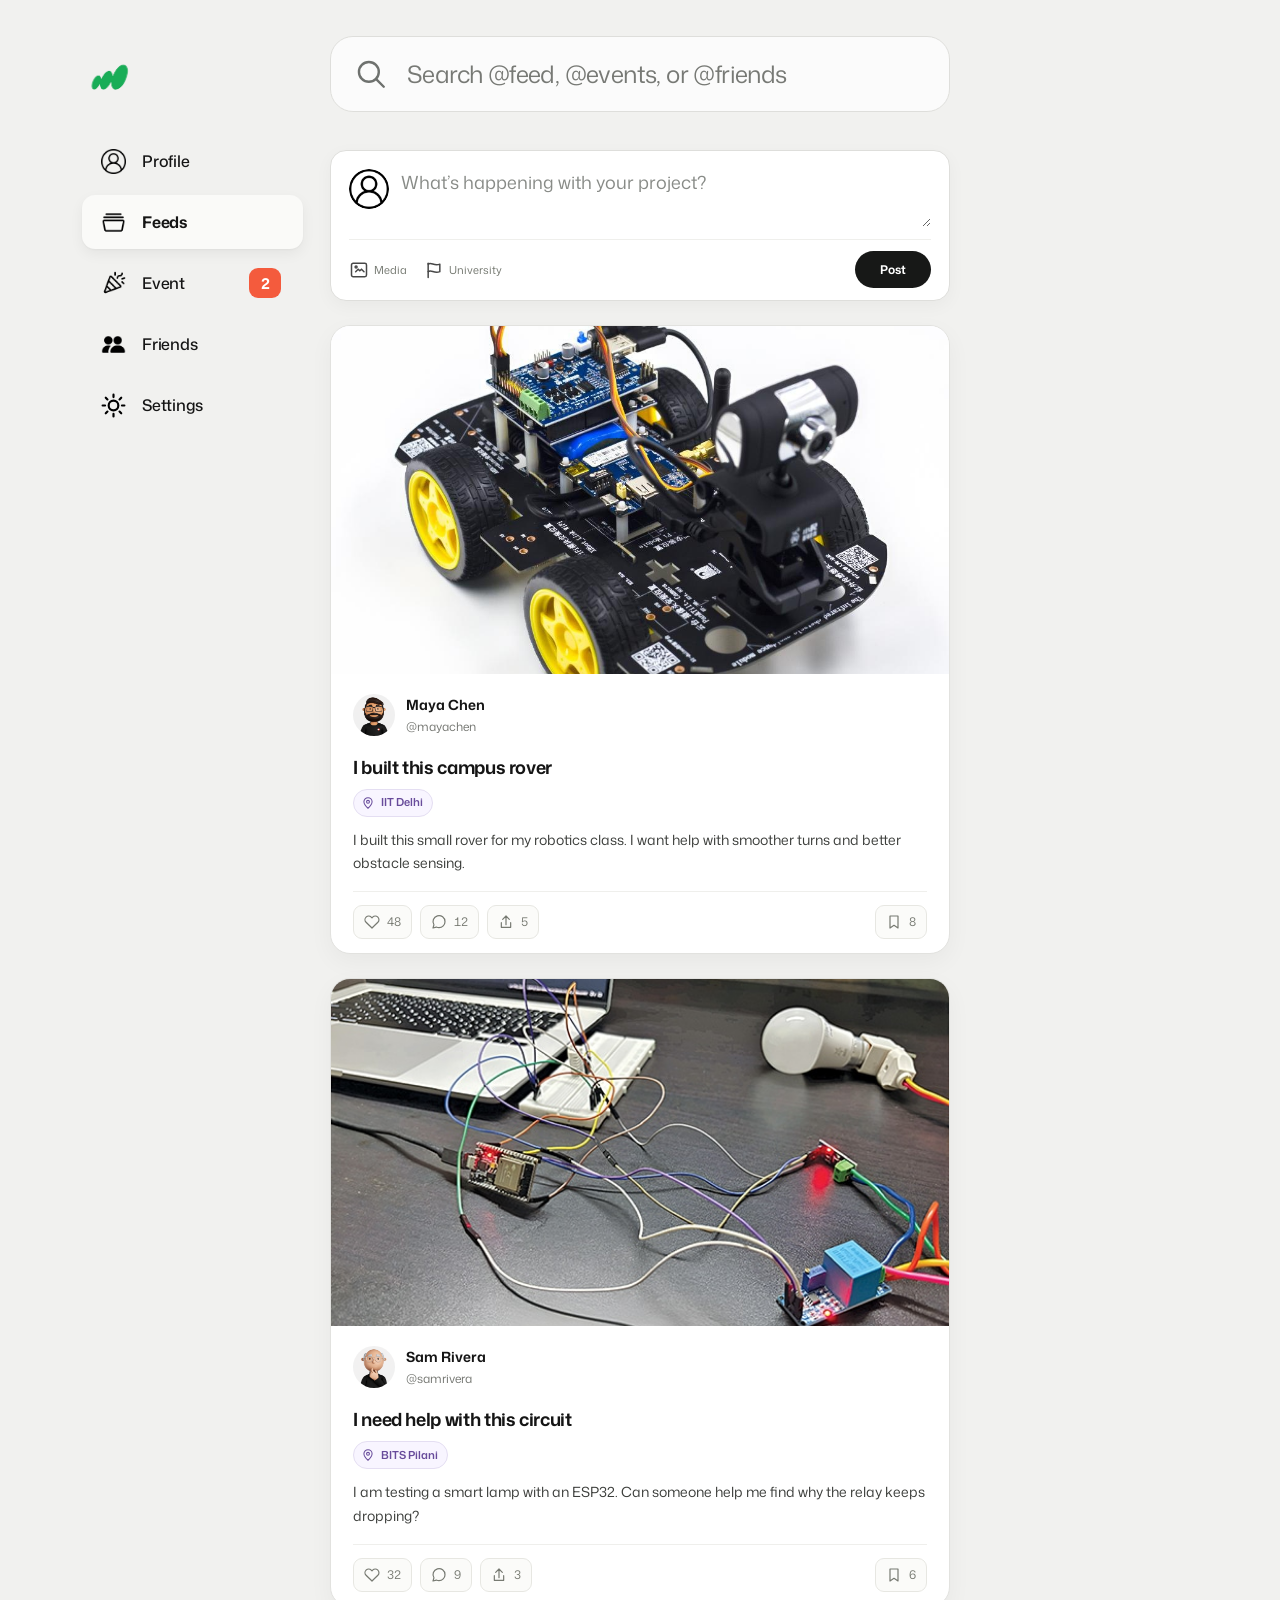
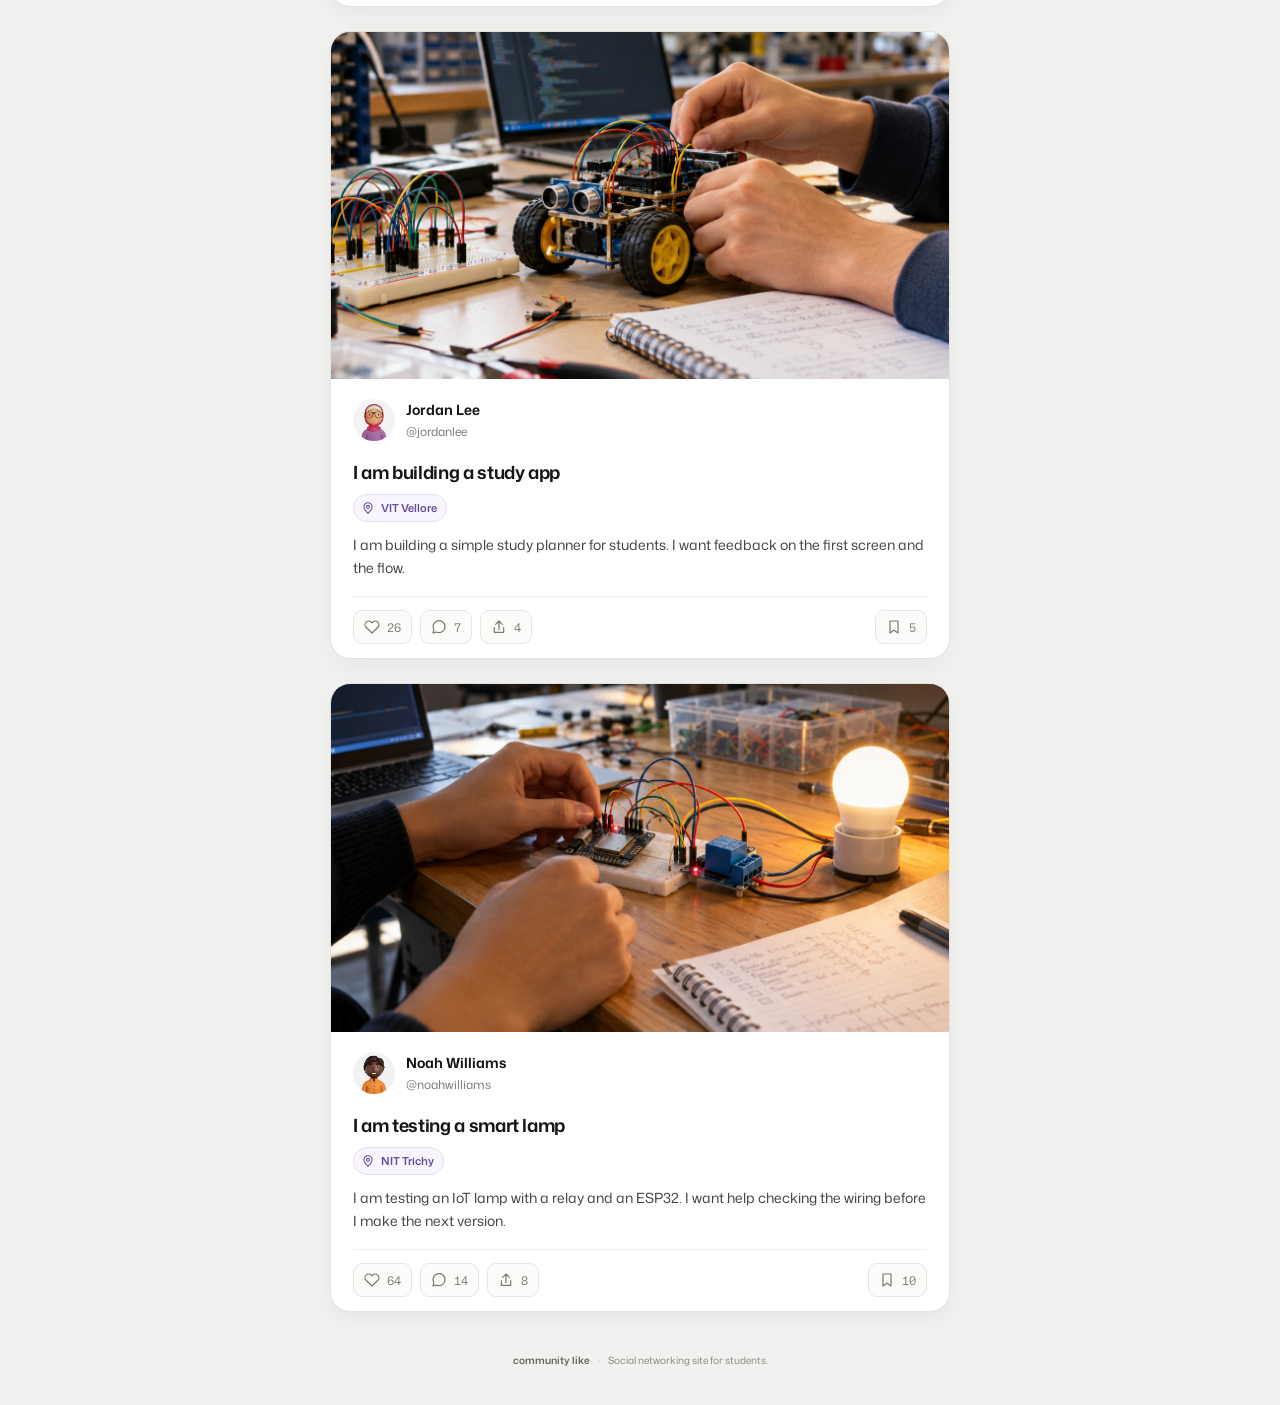
<file: index.html>
<!doctype html>
<html lang="en">
  <head>
    <meta charset="UTF-8">
    <meta name="viewport" content="width=device-width, initial-scale=1">
    <title>community like · Feeds</title>
    <link rel="preconnect" href="https://fonts.googleapis.com">
    <link rel="preconnect" href="https://fonts.gstatic.com" crossorigin>
    <link href="https://fonts.googleapis.com/css2?family=Handlee&family=Instrument+Serif:ital@0;1&family=Mona+Sans:ital,wght@0,200..900;1,200..900&family=Shadows+Into+Light&family=Share+Tech+Mono&display=swap" rel="stylesheet">
    <link rel="stylesheet" href="styles.css">
  </head>
  <body>
    <svg class="svg-library" xmlns="http://www.w3.org/2000/svg">
      <defs>
        <symbol id="heart" viewBox="0 0 24 24">
          <path d="M20.8 4.6a5.5 5.5 0 0 0-7.8 0L12 5.7l-1.1-1.1a5.5 5.5 0 0 0-7.8 7.8L12 21l8.8-8.6a5.5 5.5 0 0 0 0-7.8Z"/>
        </symbol>
        <symbol id="comment" viewBox="0 0 24 24">
          <path d="M21 11.5a9 9 0 0 1-9 9 10 10 0 0 1-4-.9L3 21l1.4-4.8A9 9 0 1 1 21 11.5Z"/>
        </symbol>
        <symbol id="share" viewBox="0 0 24 24">
          <path d="M12 16V3m-5 5 5-5 5 5M5 13v7h14v-7"/>
        </symbol>
        <symbol id="bookmark" viewBox="0 0 24 24">
          <path d="M6 3h12v18l-6-4-6 4Z"/>
        </symbol>
        <symbol id="pin" viewBox="0 0 24 24">
          <path d="M19 10c0 5-7 11-7 11S5 15 5 10a7 7 0 1 1 14 0Z"/>
          <circle cx="12" cy="10" r="2.5"/>
        </symbol>
        <symbol id="search" viewBox="0 0 24 24">
          <circle cx="10.5" cy="10.5" r="7"/>
          <path d="m16 16 5 5"/>
        </symbol>
      </defs>
    </svg>
    <div class="workspace">
      <aside class="sidebar" aria-label="Community navigation">
        <a class="brand" href="index.html" aria-label="community like home">
          <img src="assets/logo.png" alt="community like" class="brand-logo">
        </a>
        <nav class="navigation">
          <a class="nav-link" href="profile.html">
            <span class="nav-icon">
              <img src="assets/profile.png" alt="">
            </span>
            <span class="nav-label">Profile</span>
          </a>
          <a class="nav-link active" href="index.html" aria-current="page">
            <span class="nav-icon">
              <img src="assets/feeds.png" alt="">
            </span>
            <span class="nav-label">Feeds</span>
          </a>
          <a class="nav-link" href="event.html">
            <span class="nav-icon">
              <img src="assets/event.png" alt="">
            </span>
            <span class="nav-label">Event</span>
            <span class="count-badge">2</span>
          </a>
          <a class="nav-link" href="friends.html">
            <span class="nav-icon">
              <img src="assets/friends.png" alt="">
            </span>
            <span class="nav-label">Friends</span>
          </a>
          <a class="nav-link" href="settings.html"><span class="nav-icon"><img src="assets/settings.svg" alt=""></span><span class="nav-label">Settings</span></a>
        </nav>
      </aside>
      <main class="main-content">
        <form class="search-bar" role="search">
          <label class="sr-only" for="site-search">Search</label>
          <svg class="search-icon" aria-hidden="true">
            <use href="#search"/>
          </svg>
          <input id="site-search" type="search" placeholder="Search" autocomplete="off">
        </form>
        <section class="feed" aria-label="Posts">
          <div class="post-list">
            <article class="post-card">
              <figure class="post-media">
                <img src="assets/dummy-post-01.png" alt="A leafy tree canopy against a clear blue sky">
              </figure>
              <div class="post-details">
                <header class="post-header">
                  <img class="post-avatar" src="assets/dummy-profile-01.png" alt="Maya Chen's profile picture">
                  <div class="post-author">
                    <strong>Maya Chen</strong>
                    <span>@mayachen · 24 min</span>
                  </div>
                  <button class="more-button" type="button" aria-label="More options for Maya Chen's post">•••</button>
                </header>
                <h2 class="post-title">A quieter kind of morning</h2>
                <p class="post-location">
                  <svg aria-hidden="true">
                    <use href="#pin"/>
                  </svg>
                  Riverside Park, NYC
                </p>
                <p class="post-copy">There is something about looking up that makes a busy day feel a little quieter.</p>
                <footer class="post-footer">
                  <button class="post-action like-button" type="button" aria-label="Like post" aria-pressed="false">
                    <svg aria-hidden="true">
                      <use href="#heart"/>
                    </svg>
                    <span class="like-count">48</span>
                  </button>
                  <button class="post-action " type="button" aria-label="12 comments">
                    <svg aria-hidden="true">
                      <use href="#comment"/>
                    </svg>
                    <span>12</span>
                  </button>
                  <button class="post-action " type="button" aria-label="Share post">
                    <svg aria-hidden="true">
                      <use href="#share"/>
                    </svg>
                    <span>Share</span>
                  </button>
                  <button class="post-action save-action" type="button" aria-label="Save post" aria-pressed="false">
                    <svg aria-hidden="true">
                      <use href="#bookmark"/>
                    </svg>
                  </button>
                </footer>
              </div>
            </article>
            <article class="post-card">
              <figure class="post-media">
                <img src="assets/dummy-post-02.png" alt="An abstract photograph of trees and sky blurred by motion" loading="lazy">
              </figure>
              <div class="post-details">
                <header class="post-header">
                  <img class="post-avatar" src="assets/dummy-profile-02.png" alt="Sam Rivera's profile picture">
                  <div class="post-author">
                    <strong>Sam Rivera</strong>
                    <span>@samrivera · 1 hr</span>
                  </div>
                  <button class="more-button" type="button" aria-label="More options for Sam Rivera's post">•••</button>
                </header>
                <h2 class="post-title">The world in motion</h2>
                <p class="post-location">
                  <svg aria-hidden="true">
                    <use href="#pin"/>
                  </svg>
                  Outdoors
                </p>
                <p class="post-copy">A little blur from the afternoon walk.</p>
                <footer class="post-footer">
                  <button class="post-action like-button" type="button" aria-label="Like post" aria-pressed="false">
                    <svg aria-hidden="true">
                      <use href="#heart"/>
                    </svg>
                    <span class="like-count">32</span>
                  </button>
                  <button class="post-action " type="button" aria-label="6 comments">
                    <svg aria-hidden="true">
                      <use href="#comment"/>
                    </svg>
                    <span>6</span>
                  </button>
                  <button class="post-action " type="button" aria-label="Share post">
                    <svg aria-hidden="true">
                      <use href="#share"/>
                    </svg>
                    <span>Share</span>
                  </button>
                  <button class="post-action save-action" type="button" aria-label="Save post" aria-pressed="false">
                    <svg aria-hidden="true">
                      <use href="#bookmark"/>
                    </svg>
                  </button>
                </footer>
              </div>
            </article>
            <article class="post-card">
              <figure class="post-media">
                <img src="assets/dummy-post-03.png" alt="Soft layers of foliage in a blurred woodland photograph" loading="lazy">
              </figure>
              <div class="post-details">
                <header class="post-header">
                  <img class="post-avatar" src="assets/dummy-profile-03.png" alt="Jordan Lee's profile picture">
                  <div class="post-author">
                    <strong>Jordan Lee</strong>
                    <span>@jordanlee · 2 hr</span>
                  </div>
                  <button class="more-button" type="button" aria-label="More options for Jordan Lee's post">•••</button>
                </header>
                <h2 class="post-title">Between the trees</h2>
                <p class="post-location">
                  <svg aria-hidden="true">
                    <use href="#pin"/>
                  </svg>
                  Outdoors
                </p>
                <p class="post-copy">Finding a different perspective in familiar places.</p>
                <footer class="post-footer">
                  <button class="post-action like-button" type="button" aria-label="Like post" aria-pressed="false">
                    <svg aria-hidden="true">
                      <use href="#heart"/>
                    </svg>
                    <span class="like-count">26</span>
                  </button>
                  <button class="post-action " type="button" aria-label="4 comments">
                    <svg aria-hidden="true">
                      <use href="#comment"/>
                    </svg>
                    <span>4</span>
                  </button>
                  <button class="post-action " type="button" aria-label="Share post">
                    <svg aria-hidden="true">
                      <use href="#share"/>
                    </svg>
                    <span>Share</span>
                  </button>
                  <button class="post-action save-action" type="button" aria-label="Save post" aria-pressed="false">
                    <svg aria-hidden="true">
                      <use href="#bookmark"/>
                    </svg>
                  </button>
                </footer>
              </div>
            </article>
            <article class="post-card">
              <figure class="post-media">
                <img src="assets/dummy-post-04.png" alt="Trees and open countryside photographed in motion" loading="lazy">
              </figure>
              <div class="post-details">
                <header class="post-header">
                  <img class="post-avatar" src="assets/dummy-profile-04.png" alt="Noah Williams's profile picture">
                  <div class="post-author">
                    <strong>Noah Williams</strong>
                    <span>@noahwilliams · 3 hr</span>
                  </div>
                  <button class="more-button" type="button" aria-label="More options for Noah Williams's post">•••</button>
                </header>
                <h2 class="post-title">Taking the long way home</h2>
                <p class="post-location">
                  <svg aria-hidden="true">
                    <use href="#pin"/>
                  </svg>
                  Outdoors
                </p>
                <p class="post-copy">A glimpse of the countryside passing by.</p>
                <footer class="post-footer">
                  <button class="post-action like-button" type="button" aria-label="Like post" aria-pressed="false">
                    <svg aria-hidden="true">
                      <use href="#heart"/>
                    </svg>
                    <span class="like-count">64</span>
                  </button>
                  <button class="post-action " type="button" aria-label="9 comments">
                    <svg aria-hidden="true">
                      <use href="#comment"/>
                    </svg>
                    <span>9</span>
                  </button>
                  <button class="post-action " type="button" aria-label="Share post">
                    <svg aria-hidden="true">
                      <use href="#share"/>
                    </svg>
                    <span>Share</span>
                  </button>
                  <button class="post-action save-action" type="button" aria-label="Save post" aria-pressed="false">
                    <svg aria-hidden="true">
                      <use href="#bookmark"/>
                    </svg>
                  </button>
                </footer>
              </div>
            </article>
          </div>
        </section>
        <footer class="site-footer">
          <span>community like</span>
          <span class="footer-dot" aria-hidden="true">·</span>
          <span>Social networking site for students.</span>
        </footer>
      </main>
    </div>
    <script src="auth.js?v=8"></script>
    <script src="data.js?v=3"></script>
    <script src="app.js?v=3">
    </script>
  </body>
</html>
</file>
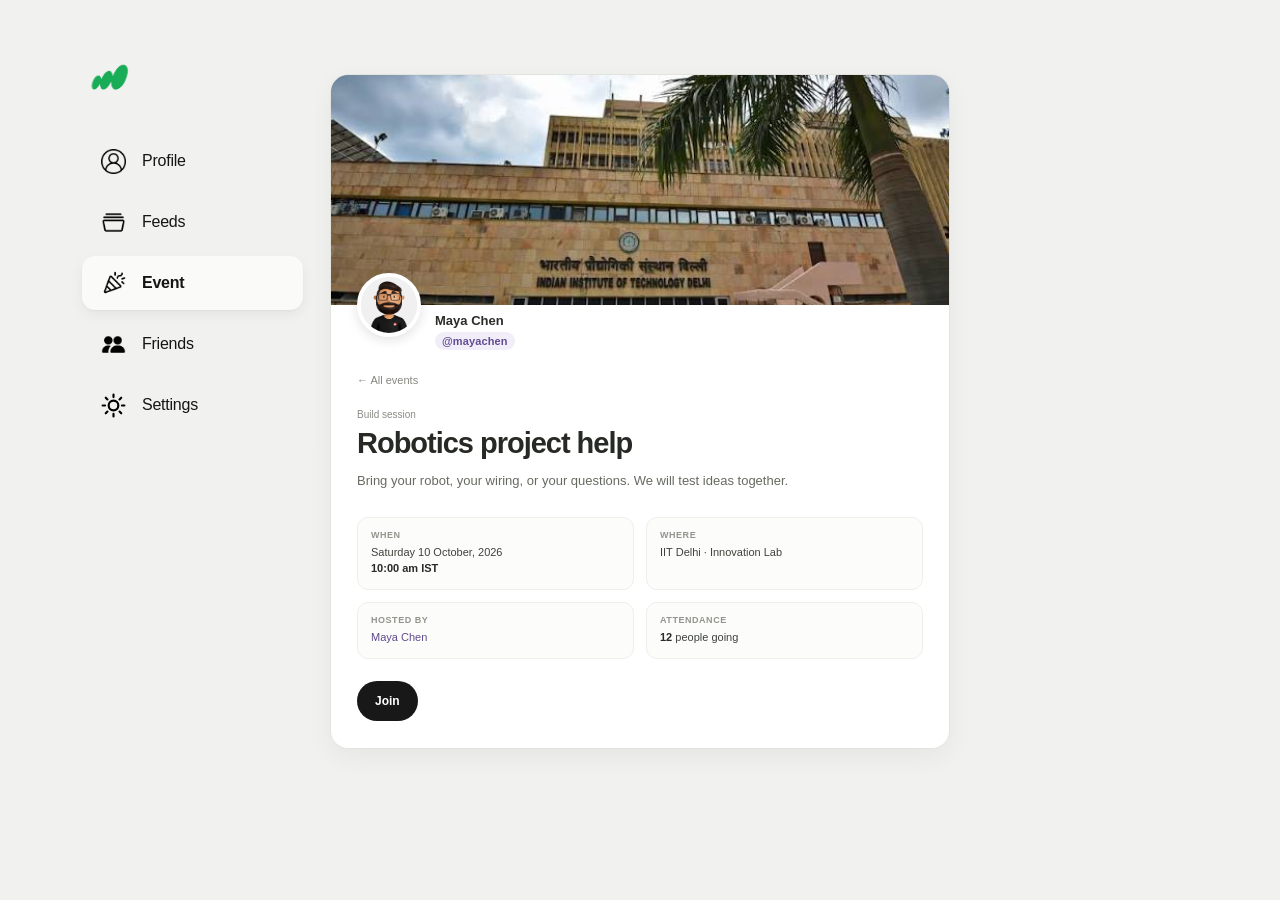
<file: event-detail.html>
<!doctype html>
<html lang="en">
<head>
  <meta charset="UTF-8">
  <meta name="viewport" content="width=device-width, initial-scale=1">
  <title>Event details · community like</title>
  <link rel="stylesheet" href="styles.css">
  <script>window.CLERK_PUBLISHABLE_KEY='pk_test_Y2hhcm1pbmcta2FuZ2Fyb28tMjE3OS5jbGVyay5hY2NvdW50cy5kZXYk';</script>
</head>
<body>
  <div class="workspace">
    <aside class="sidebar" aria-label="Community navigation">
      <a class="brand" href="index.html" aria-label="community like home"><img src="assets/logo.png" alt="community like" class="brand-logo"></a>
      <nav class="navigation">
        <a class="nav-link" href="profile.html"><span class="nav-icon"><img src="assets/profile.png" alt=""></span><span class="nav-label">Profile</span></a>
        <a class="nav-link" href="index.html"><span class="nav-icon"><img src="assets/feeds.png" alt=""></span><span class="nav-label">Feeds</span></a>
        <a class="nav-link active" href="event.html"><span class="nav-icon"><img src="assets/event.png" alt=""></span><span class="nav-label">Event</span></a>
        <a class="nav-link" href="friends.html"><span class="nav-icon"><img src="assets/friends.png" alt=""></span><span class="nav-label">Friends</span></a>
        <a class="nav-link" href="settings.html"><span class="nav-icon"><img src="assets/settings.svg" alt=""></span><span class="nav-label">Settings</span></a>
      </nav>
    </aside>
    <main class="main-content">
      <section class="event-detail-page" data-event-detail><p class="directory-empty">Loading event details...</p></section>
    </main>
  </div>
  <script src="auth.js?v=10"></script>
  <script src="data.js?v=4"></script>
  <script src="event-detail.js?v=1"></script>
</body>
</html>
</file>
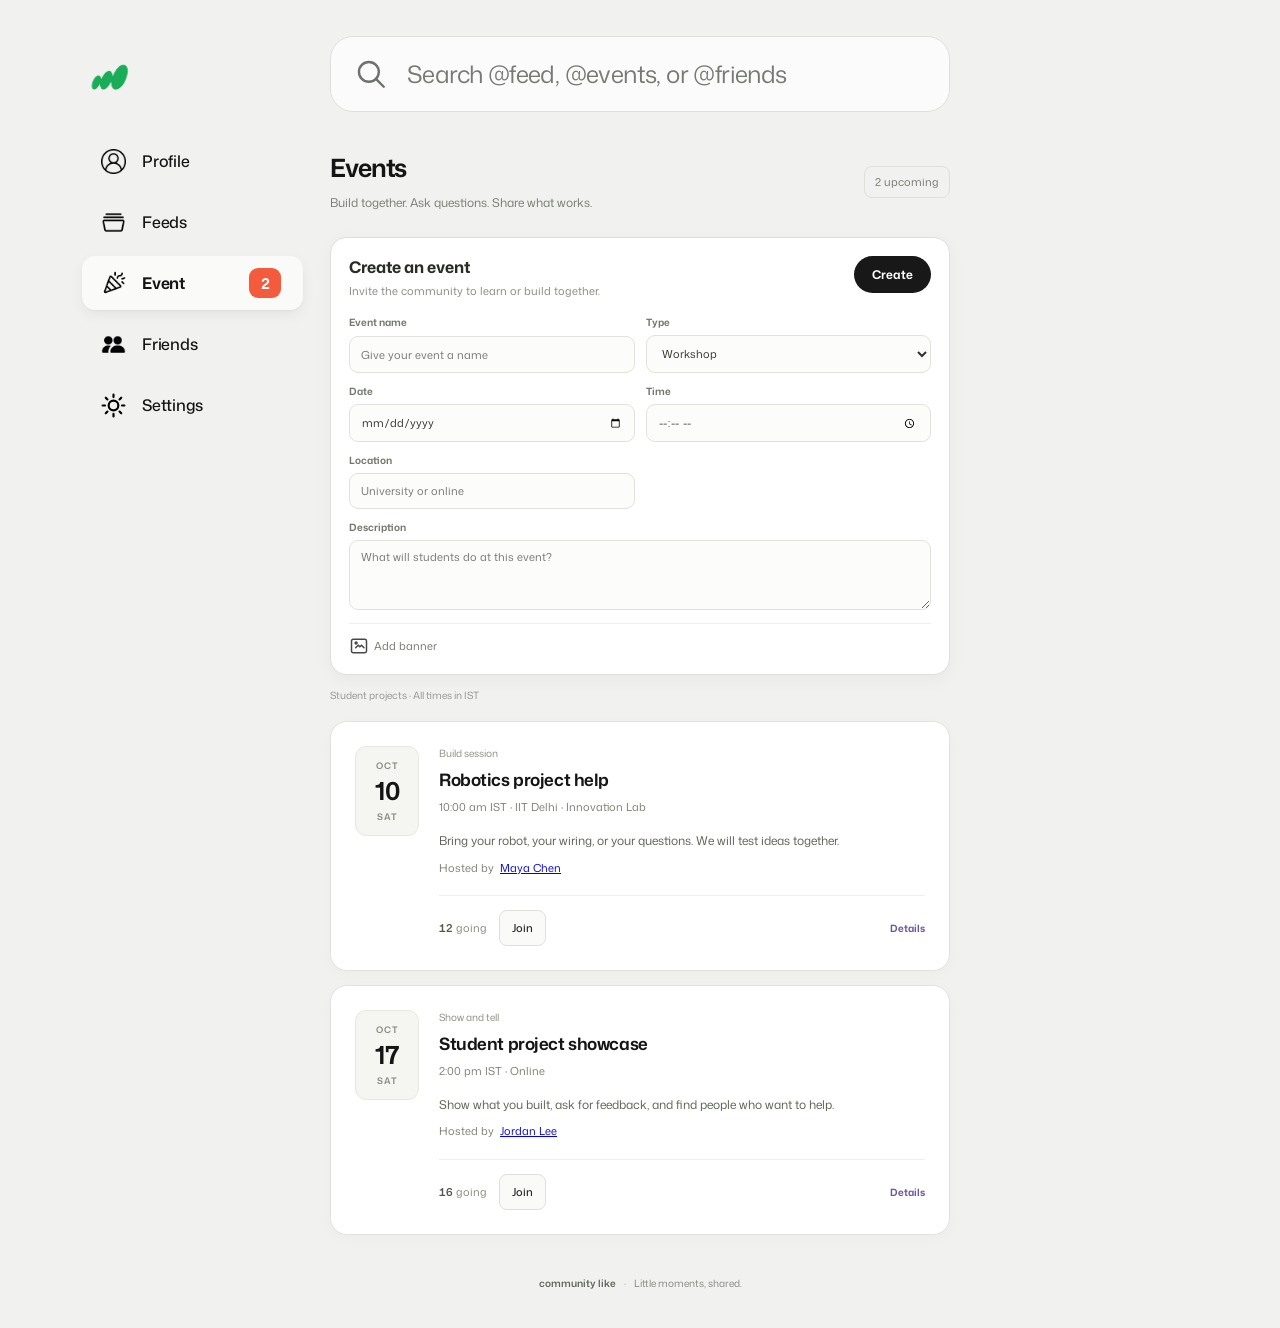
<file: event.html>
<!doctype html>
<html lang="en">
  <head>
    <meta charset="UTF-8">
    <meta name="viewport" content="width=device-width, initial-scale=1">
    <title>community like · Event</title>
    <link rel="preconnect" href="https://fonts.googleapis.com">
    <link rel="preconnect" href="https://fonts.gstatic.com" crossorigin>
    <link href="https://fonts.googleapis.com/css2?family=Handlee&family=Instrument+Serif:ital@0;1&family=Mona+Sans:ital,wght@0,200..900;1,200..900&family=Shadows+Into+Light&family=Share+Tech+Mono&display=swap" rel="stylesheet">
    <link rel="stylesheet" href="styles.css">
  </head>
  <body>
    <svg class="svg-library" xmlns="http://www.w3.org/2000/svg">
      <defs>
        <symbol id="heart" viewBox="0 0 24 24">
          <path d="M20.8 4.6a5.5 5.5 0 0 0-7.8 0L12 5.7l-1.1-1.1a5.5 5.5 0 0 0-7.8 7.8L12 21l8.8-8.6a5.5 5.5 0 0 0 0-7.8Z"/>
        </symbol>
        <symbol id="comment" viewBox="0 0 24 24">
          <path d="M21 11.5a9 9 0 0 1-9 9 10 10 0 0 1-4-.9L3 21l1.4-4.8A9 9 0 1 1 21 11.5Z"/>
        </symbol>
        <symbol id="share" viewBox="0 0 24 24">
          <path d="M12 16V3m-5 5 5-5 5 5M5 13v7h14v-7"/>
        </symbol>
        <symbol id="bookmark" viewBox="0 0 24 24">
          <path d="M6 3h12v18l-6-4-6 4Z"/>
        </symbol>
        <symbol id="pin" viewBox="0 0 24 24">
          <path d="M19 10c0 5-7 11-7 11S5 15 5 10a7 7 0 1 1 14 0Z"/>
          <circle cx="12" cy="10" r="2.5"/>
        </symbol>
        <symbol id="search" viewBox="0 0 24 24">
          <circle cx="10.5" cy="10.5" r="7"/>
          <path d="m16 16 5 5"/>
        </symbol>
      </defs>
    </svg>
    <div class="workspace">
      <aside class="sidebar" aria-label="Community navigation">
        <a class="brand" href="index.html" aria-label="community like home">
          <img src="assets/logo.png" alt="community like" class="brand-logo">
        </a>
        <nav class="navigation">
          <a class="nav-link" href="profile.html">
            <span class="nav-icon">
              <img src="assets/profile.png" alt="">
            </span>
            <span class="nav-label">Profile</span>
          </a>
          <a class="nav-link" href="index.html">
            <span class="nav-icon">
              <img src="assets/feeds.png" alt="">
            </span>
            <span class="nav-label">Feeds</span>
          </a>
          <a class="nav-link active" href="event.html" aria-current="page">
            <span class="nav-icon">
              <img src="assets/event.png" alt="">
            </span>
            <span class="nav-label">Event</span>
            <span class="count-badge">2</span>
          </a>
          <a class="nav-link" href="friends.html">
            <span class="nav-icon">
              <img src="assets/friends.png" alt="">
            </span>
            <span class="nav-label">Friends</span>
          </a>
          <a class="nav-link" href="settings.html"><span class="nav-icon"><img src="assets/settings.svg" alt=""></span><span class="nav-label">Settings</span></a>
        </nav>
      </aside>
      <main class="main-content">
        <form class="search-bar" role="search">
          <label class="sr-only" for="site-search">Search</label>
          <svg class="search-icon" aria-hidden="true">
            <use href="#search"/>
          </svg>
          <input id="site-search" type="search" placeholder="Search" autocomplete="off">
        </form>

        <section class="directory-page" aria-labelledby="events-heading">
          <header class="page-heading">
            <div>
              <h1 id="events-heading">Events</h1>
              <p>A little time together. A few new memories.</p>
            </div>
            <span class="section-count">2 upcoming</span>
          </header>
          <p class="event-note">Sample community events · All times in IST</p>
          <div class="event-list">
            <article class="event-card" data-search-item>
              <div class="event-date" aria-label="SAT, October 10, 2026">
                <span>OCT</span>
                <strong>10</strong>
                <span>SAT</span>
              </div>
              <div class="event-info">
                <p class="event-category">A photo walk</p>
                <h2>A slower Saturday</h2>
                <p class="event-meta"><time datetime="2026-10-10T10:00:00+05:30">10:00 AM IST</time><span aria-hidden="true">·</span>Riverside Park, NYC</p>
                <p class="event-description">Bring your camera or just your curiosity. A relaxed morning walk to notice the little things.</p>
                <div class="event-bottom">
                  <span><strong class="going-count">12</strong> going</span>
                  <button class="quiet-button rsvp-button" type="button" aria-pressed="false" aria-label="Join A slower Saturday">Join event</button>
                </div>
              </div>
            </article>
            <article class="event-card" data-search-item>
              <div class="event-date" aria-label="SUN, October 11, 2026">
                <span>OCT</span>
                <strong>11</strong>
                <span>SUN</span>
              </div>
              <div class="event-info">
                <p class="event-category">A community meetup</p>
                <h2>Coffee & conversation</h2>
                <p class="event-meta"><time datetime="2026-10-11T11:00:00+05:30">11:00 AM IST</time><span aria-hidden="true">·</span>Online</p>
                <p class="event-description">Pull up a chair, bring your favorite drink, and get to know a few familiar faces.</p>
                <div class="event-bottom">
                  <span><strong class="going-count">8</strong> going</span>
                  <button class="quiet-button rsvp-button" type="button" aria-pressed="false" aria-label="Join Coffee & conversation">Join event</button>
                </div>
              </div>
            </article>
            <article class="event-card" data-search-item>
              <div class="event-date" aria-label="SAT, October 17, 2026">
                <span>OCT</span>
                <strong>17</strong>
                <span>SAT</span>
              </div>
              <div class="event-info">
                <p class="event-category">A creative afternoon</p>
                <h2>Make something together</h2>
                <p class="event-meta"><time datetime="2026-10-17T14:00:00+05:30">2:00 PM IST</time><span aria-hidden="true">·</span>Online</p>
                <p class="event-description">Share a sketch, a photograph, or an idea. An easygoing afternoon for a little creative inspiration.</p>
                <div class="event-bottom">
                  <span><strong class="going-count">16</strong> going</span>
                  <button class="quiet-button rsvp-button" type="button" aria-pressed="false" aria-label="Join Make something together">Join event</button>
                </div>
              </div>
            </article>
          </div>
          <p class="directory-empty" hidden>No events match your search.</p>
        </section>
        <footer class="site-footer">
          <span>community like</span>
          <span class="footer-dot" aria-hidden="true">·</span>
          <span>Little moments, shared.</span>
        </footer>
      </main>
    </div>
    <script src="auth.js?v=8"></script>
    <script src="data.js?v=3"></script>
    <script src="app.js?v=3">
    </script>
  </body>
</html>
</file>
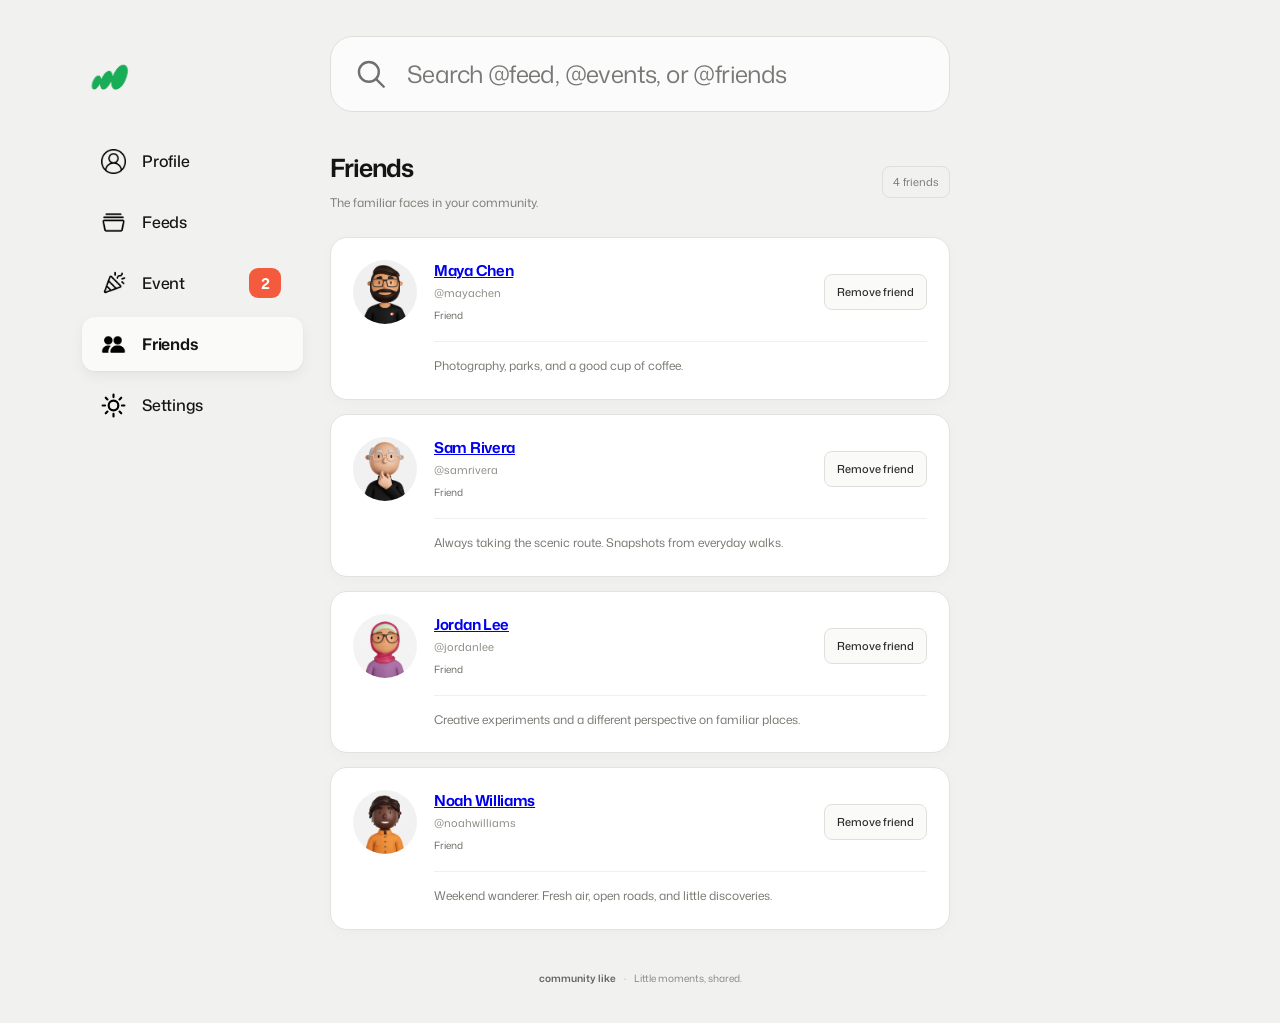
<file: friends.html>
<!doctype html>
<html lang="en">
  <head>
    <meta charset="UTF-8">
    <meta name="viewport" content="width=device-width, initial-scale=1">
    <title>community like · Friends</title>
    <link rel="preconnect" href="https://fonts.googleapis.com">
    <link rel="preconnect" href="https://fonts.gstatic.com" crossorigin>
    <link href="https://fonts.googleapis.com/css2?family=Handlee&family=Instrument+Serif:ital@0;1&family=Mona+Sans:ital,wght@0,200..900;1,200..900&family=Shadows+Into+Light&family=Share+Tech+Mono&display=swap" rel="stylesheet">
    <link rel="stylesheet" href="styles.css">
  </head>
  <body>
    <svg class="svg-library" xmlns="http://www.w3.org/2000/svg">
      <defs>
        <symbol id="heart" viewBox="0 0 24 24">
          <path d="M20.8 4.6a5.5 5.5 0 0 0-7.8 0L12 5.7l-1.1-1.1a5.5 5.5 0 0 0-7.8 7.8L12 21l8.8-8.6a5.5 5.5 0 0 0 0-7.8Z"/>
        </symbol>
        <symbol id="comment" viewBox="0 0 24 24">
          <path d="M21 11.5a9 9 0 0 1-9 9 10 10 0 0 1-4-.9L3 21l1.4-4.8A9 9 0 1 1 21 11.5Z"/>
        </symbol>
        <symbol id="share" viewBox="0 0 24 24">
          <path d="M12 16V3m-5 5 5-5 5 5M5 13v7h14v-7"/>
        </symbol>
        <symbol id="bookmark" viewBox="0 0 24 24">
          <path d="M6 3h12v18l-6-4-6 4Z"/>
        </symbol>
        <symbol id="pin" viewBox="0 0 24 24">
          <path d="M19 10c0 5-7 11-7 11S5 15 5 10a7 7 0 1 1 14 0Z"/>
          <circle cx="12" cy="10" r="2.5"/>
        </symbol>
        <symbol id="search" viewBox="0 0 24 24">
          <circle cx="10.5" cy="10.5" r="7"/>
          <path d="m16 16 5 5"/>
        </symbol>
      </defs>
    </svg>
    <div class="workspace">
      <aside class="sidebar" aria-label="Community navigation">
        <a class="brand" href="index.html" aria-label="community like home">
          <img src="assets/logo.png" alt="community like" class="brand-logo">
        </a>
        <nav class="navigation">
          <a class="nav-link" href="profile.html">
            <span class="nav-icon">
              <img src="assets/profile.png" alt="">
            </span>
            <span class="nav-label">Profile</span>
          </a>
          <a class="nav-link" href="index.html">
            <span class="nav-icon">
              <img src="assets/feeds.png" alt="">
            </span>
            <span class="nav-label">Feeds</span>
          </a>
          <a class="nav-link" href="event.html">
            <span class="nav-icon">
              <img src="assets/event.png" alt="">
            </span>
            <span class="nav-label">Event</span>
            <span class="count-badge">2</span>
          </a>
          <a class="nav-link active" href="friends.html" aria-current="page">
            <span class="nav-icon">
              <img src="assets/friends.png" alt="">
            </span>
            <span class="nav-label">Friends</span>
          </a>
          <a class="nav-link" href="settings.html"><span class="nav-icon"><img src="assets/settings.svg" alt=""></span><span class="nav-label">Settings</span></a>
        </nav>
      </aside>
      <main class="main-content">
        <form class="search-bar" role="search">
          <label class="sr-only" for="site-search">Search</label>
          <svg class="search-icon" aria-hidden="true">
            <use href="#search"/>
          </svg>
          <input id="site-search" type="search" placeholder="Search" autocomplete="off">
        </form>

        <section class="directory-page" aria-labelledby="friends-heading">
          <header class="page-heading">
            <div>
              <h1 id="friends-heading">Friends</h1>
              <p>The familiar faces in your community.</p>
            </div>
            <span class="section-count">4 friends</span>
          </header>
          <div class="friend-list">
            <article class="friend-card" data-search-item>
              <img class="friend-picture" src="assets/dummy-profile-01.png" alt="Maya Chen's profile picture">
              <div class="friend-info">
                <h2>Maya Chen</h2>
                <p>@mayachen</p>
                <span class="friend-status">Friend</span>
              </div>
              <button class="quiet-button friend-profile-button" type="button" aria-expanded="false" aria-controls="friend-bio-0">View profile</button>
              <p class="friend-bio" id="friend-bio-0" hidden>Finding quiet moments in busy days. Photography, parks, and a good cup of coffee.</p>
            </article>
            <article class="friend-card" data-search-item>
              <img class="friend-picture" src="assets/dummy-profile-02.png" alt="Sam Rivera's profile picture">
              <div class="friend-info">
                <h2>Sam Rivera</h2>
                <p>@samrivera</p>
                <span class="friend-status">Friend</span>
              </div>
              <button class="quiet-button friend-profile-button" type="button" aria-expanded="false" aria-controls="friend-bio-1">View profile</button>
              <p class="friend-bio" id="friend-bio-1" hidden>Always taking the scenic route. Sharing snapshots from everyday walks.</p>
            </article>
            <article class="friend-card" data-search-item>
              <img class="friend-picture" src="assets/dummy-profile-03.png" alt="Jordan Lee's profile picture">
              <div class="friend-info">
                <h2>Jordan Lee</h2>
                <p>@jordanlee</p>
                <span class="friend-status">Friend</span>
              </div>
              <button class="quiet-button friend-profile-button" type="button" aria-expanded="false" aria-controls="friend-bio-2">View profile</button>
              <p class="friend-bio" id="friend-bio-2" hidden>Creative experiments and a different perspective on familiar places.</p>
            </article>
            <article class="friend-card" data-search-item>
              <img class="friend-picture" src="assets/dummy-profile-04.png" alt="Noah Williams's profile picture">
              <div class="friend-info">
                <h2>Noah Williams</h2>
                <p>@noahwilliams</p>
                <span class="friend-status">Friend</span>
              </div>
              <button class="quiet-button friend-profile-button" type="button" aria-expanded="false" aria-controls="friend-bio-3">View profile</button>
              <p class="friend-bio" id="friend-bio-3" hidden>Weekend wanderer. Fresh air, open roads, and little discoveries.</p>
            </article>
          </div>
          <p class="directory-empty" hidden>No friends match your search.</p>
        </section>
        <footer class="site-footer">
          <span>community like</span>
          <span class="footer-dot" aria-hidden="true">·</span>
          <span>Little moments, shared.</span>
        </footer>
      </main>
    </div>
    <script src="auth.js?v=8"></script>
    <script src="data.js?v=3"></script>
    <script src="app.js?v=3">
    </script>
  </body>
</html>
</file>
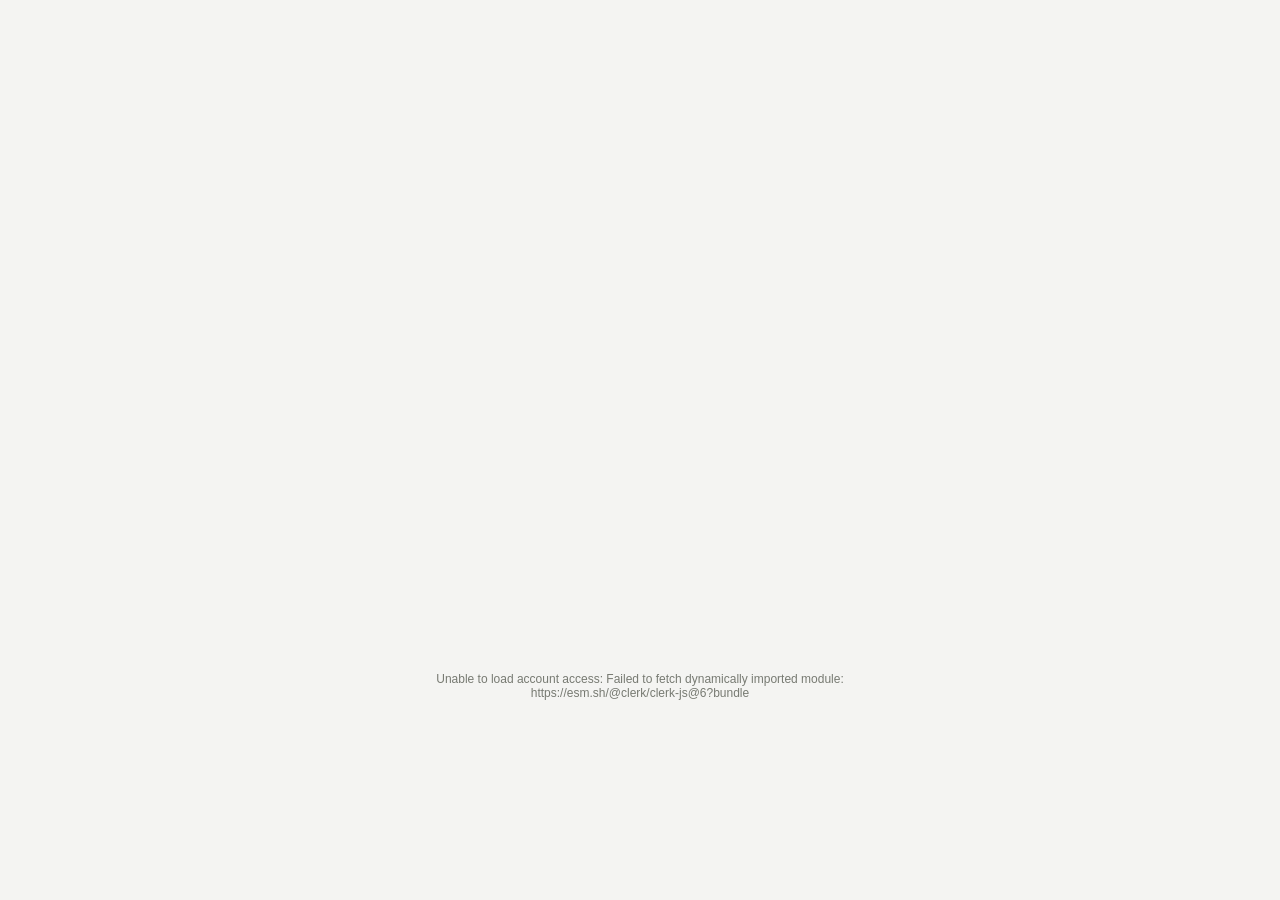
<file: landing.html>
<!doctype html>
<html lang="en">
  <head>
    <meta charset="UTF-8">
    <meta name="viewport" content="width=device-width, initial-scale=1">
    <title>Sign in · community like</title>
    <link rel="stylesheet" href="styles.css">
    <script>window.CLERK_PUBLISHABLE_KEY='pk_test_Y2hhcm1pbmcta2FuZ2Fyb28tMjE3OS5jbGVyay5hY2NvdW50cy5kZXYk';</script>
    <script src="auth.js?v=9" defer></script>
  </head>
  <body class="landing-page">
    <main class="landing-auth">
      <div id="clerk-sign-in"></div>
      <p class="landing-loading" data-auth-loading>Loading sign in...</p>
    </main>
  </body>
</html>
</file>
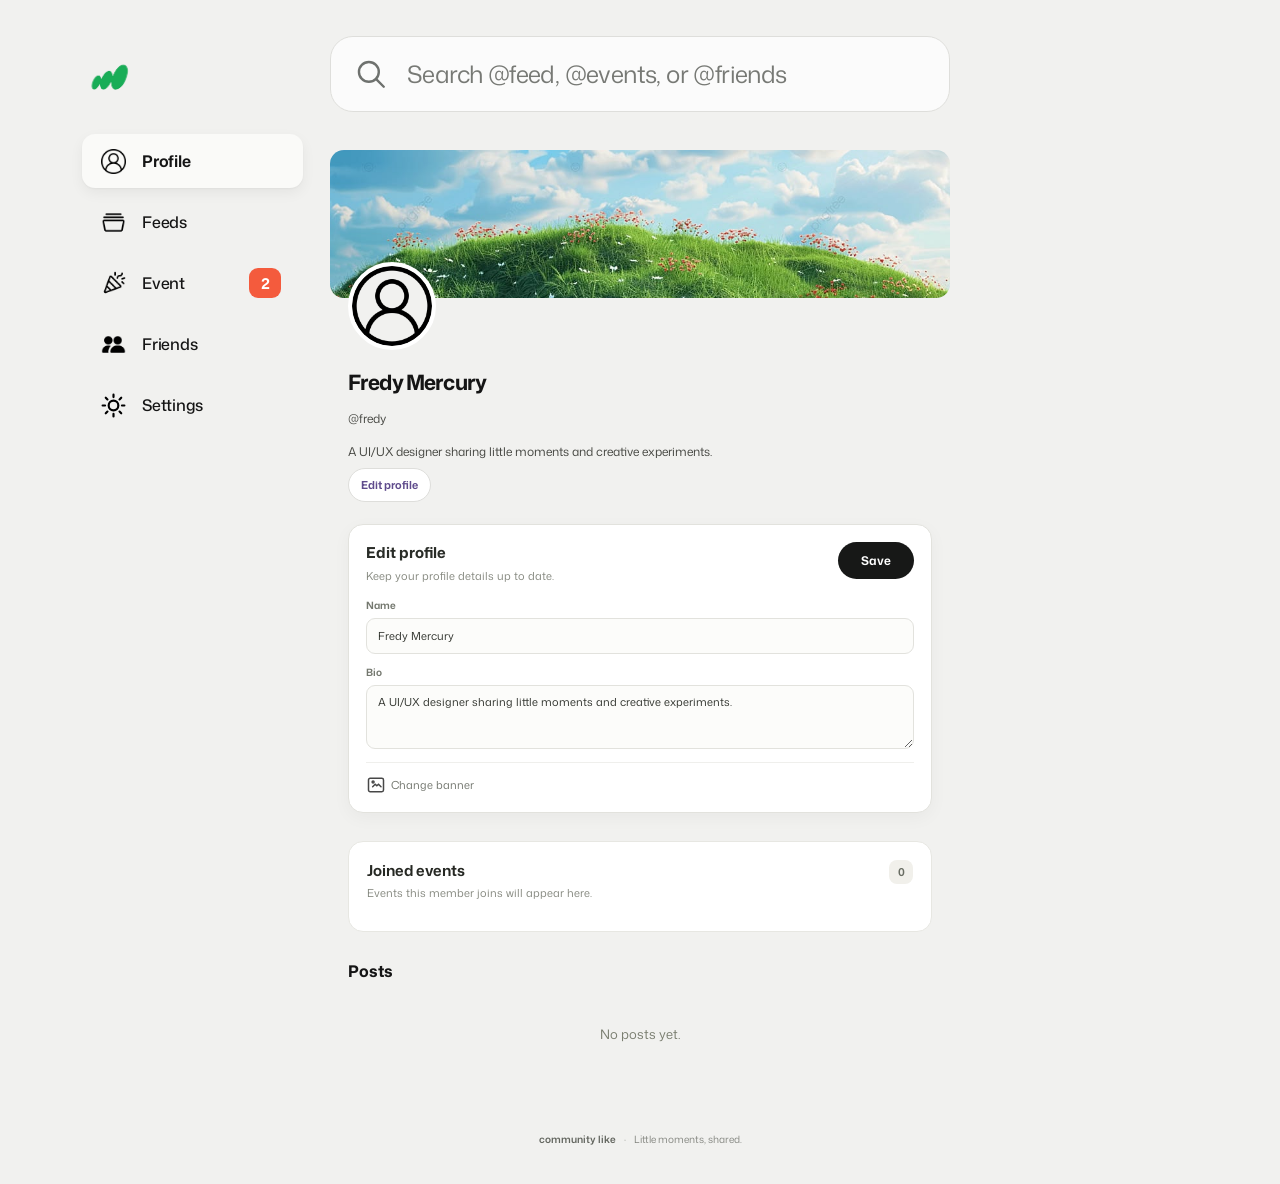
<file: profile.html>
<!doctype html>
<html lang="en">
  <head>
    <meta charset="UTF-8">
    <meta name="viewport" content="width=device-width, initial-scale=1">
    <title>community like · Profile</title>
    <link rel="preconnect" href="https://fonts.googleapis.com">
    <link rel="preconnect" href="https://fonts.gstatic.com" crossorigin>
    <link href="https://fonts.googleapis.com/css2?family=Handlee&family=Instrument+Serif:ital@0;1&family=Mona+Sans:ital,wght@0,200..900;1,200..900&family=Shadows+Into+Light&family=Share+Tech+Mono&display=swap" rel="stylesheet">
    <link rel="stylesheet" href="styles.css">
  </head>
  <body>
    <svg class="svg-library" xmlns="http://www.w3.org/2000/svg">
      <defs>
        <symbol id="heart" viewBox="0 0 24 24">
          <path d="M20.8 4.6a5.5 5.5 0 0 0-7.8 0L12 5.7l-1.1-1.1a5.5 5.5 0 0 0-7.8 7.8L12 21l8.8-8.6a5.5 5.5 0 0 0 0-7.8Z"/>
        </symbol>
        <symbol id="comment" viewBox="0 0 24 24">
          <path d="M21 11.5a9 9 0 0 1-9 9 10 10 0 0 1-4-.9L3 21l1.4-4.8A9 9 0 1 1 21 11.5Z"/>
        </symbol>
        <symbol id="share" viewBox="0 0 24 24">
          <path d="M12 16V3m-5 5 5-5 5 5M5 13v7h14v-7"/>
        </symbol>
        <symbol id="bookmark" viewBox="0 0 24 24">
          <path d="M6 3h12v18l-6-4-6 4Z"/>
        </symbol>
        <symbol id="pin" viewBox="0 0 24 24">
          <path d="M19 10c0 5-7 11-7 11S5 15 5 10a7 7 0 1 1 14 0Z"/>
          <circle cx="12" cy="10" r="2.5"/>
        </symbol>
        <symbol id="search" viewBox="0 0 24 24">
          <circle cx="10.5" cy="10.5" r="7"/>
          <path d="m16 16 5 5"/>
        </symbol>
      </defs>
    </svg>
    <div class="workspace">
      <aside class="sidebar" aria-label="Community navigation">
        <a class="brand" href="index.html" aria-label="community like home">
          <img src="assets/logo.png" alt="community like" class="brand-logo">
        </a>
        <nav class="navigation">
          <a class="nav-link active" href="profile.html" aria-current="page">
            <span class="nav-icon">
              <img src="assets/profile.png" alt="">
            </span>
            <span class="nav-label">Profile</span>
          </a>
          <a class="nav-link" href="index.html">
            <span class="nav-icon">
              <img src="assets/feeds.png" alt="">
            </span>
            <span class="nav-label">Feeds</span>
          </a>
          <a class="nav-link" href="event.html">
            <span class="nav-icon">
              <img src="assets/event.png" alt="">
            </span>
            <span class="nav-label">Event</span>
            <span class="count-badge">2</span>
          </a>
          <a class="nav-link" href="friends.html">
            <span class="nav-icon">
              <img src="assets/friends.png" alt="">
            </span>
            <span class="nav-label">Friends</span>
          </a>
          <a class="nav-link" href="settings.html"><span class="nav-icon"><img src="assets/settings.svg" alt=""></span><span class="nav-label">Settings</span></a>
        </nav>
      </aside>
      <main class="main-content">
        <form class="search-bar" role="search">
          <label class="sr-only" for="site-search">Search</label>
          <svg class="search-icon" aria-hidden="true">
            <use href="#search"/>
          </svg>
          <input id="site-search" type="search" placeholder="Search" autocomplete="off">
        </form>

        <section class="profile-card" aria-labelledby="profile-name">
          <div class="profile-banner">
            <img src="assets/profile-banner.png" alt="A grassy hill with wildflowers beneath a blue, cloud-filled sky">
          </div>

          <div class="profile-content">
            <div class="profile-summary">
              <img class="profile-picture" src="assets/dummy-profile-01.png" alt="Fredy Mercury's profile picture">
              <dl class="profile-stats">
                <div>
                  <dt>Followers</dt>
                  <dd>1.25k</dd>
                </div>
                <div>
                  <dt>Following</dt>
                  <dd>455</dd>
                </div>
              </dl>
            </div>

            <header class="profile-intro">
              <h1 id="profile-name">
                Fredy Mercury
                <svg class="profile-verified" viewBox="0 0 24 24" role="img" aria-label="Verified profile">
                  <path d="m12 2 3 2 3.6.4.9 3.5L22 11l-1.5 3.2-.9 3.5-3.6.4-3 2-3-2-3.6-.4-.9-3.5L2 11l2.5-3.1.9-3.5L9 4Z"/>
                  <path class="profile-check" d="m8 11 2.5 2.5L16 8"/>
                </svg>
              </h1>
              <p>A UI/UX designer turning everyday inspiration into thoughtful digital experiences. Sharing little moments, creative experiments, and a different way of seeing things.</p>
            </header>

            <section class="profile-posts" id="profile-posts" aria-label="Profile posts">
              <h2 class="profile-posts-heading">Posts</h2>
              <article class="profile-featured" aria-labelledby="featured-title">
                <figure class="profile-featured-media">
                  <img src="assets/dummy-post-01.png" alt="Sunlight shining through a leafy tree canopy against a blue sky" loading="lazy">
                  <figcaption>
                    <svg aria-hidden="true"><use href="#pin"/></svg>
                    Featured post
                  </figcaption>
                </figure>
                <div class="profile-featured-details">
                  <h2 id="featured-title">A quieter kind of morning</h2>
                  <p>There is something about looking up that makes a busy day feel a little quieter.</p>
                  <footer class="post-footer">
                    <button class="post-action like-button" type="button" aria-label="Like post" aria-pressed="false">
                      <svg aria-hidden="true"><use href="#heart"/></svg>
                      <span class="like-count">48</span>
                    </button>
                    <span class="post-action" aria-label="12 comments">
                      <svg aria-hidden="true"><use href="#comment"/></svg>
                      <span>12</span>
                    </span>
                    <button class="post-action save-action" type="button" aria-label="Save post" aria-pressed="false">
                      <svg aria-hidden="true"><use href="#bookmark"/></svg>
                    </button>
                  </footer>
                </div>
              </article>
            </section>
          </div>
        </section>
        <footer class="site-footer">
          <span>community like</span>
          <span class="footer-dot" aria-hidden="true">·</span>
          <span>Little moments, shared.</span>
        </footer>
      </main>
    </div>
    <script src="auth.js?v=8"></script>
    <script src="data.js?v=3"></script>
    <script src="app.js?v=3">
    </script>
  </body>
</html>
</file>
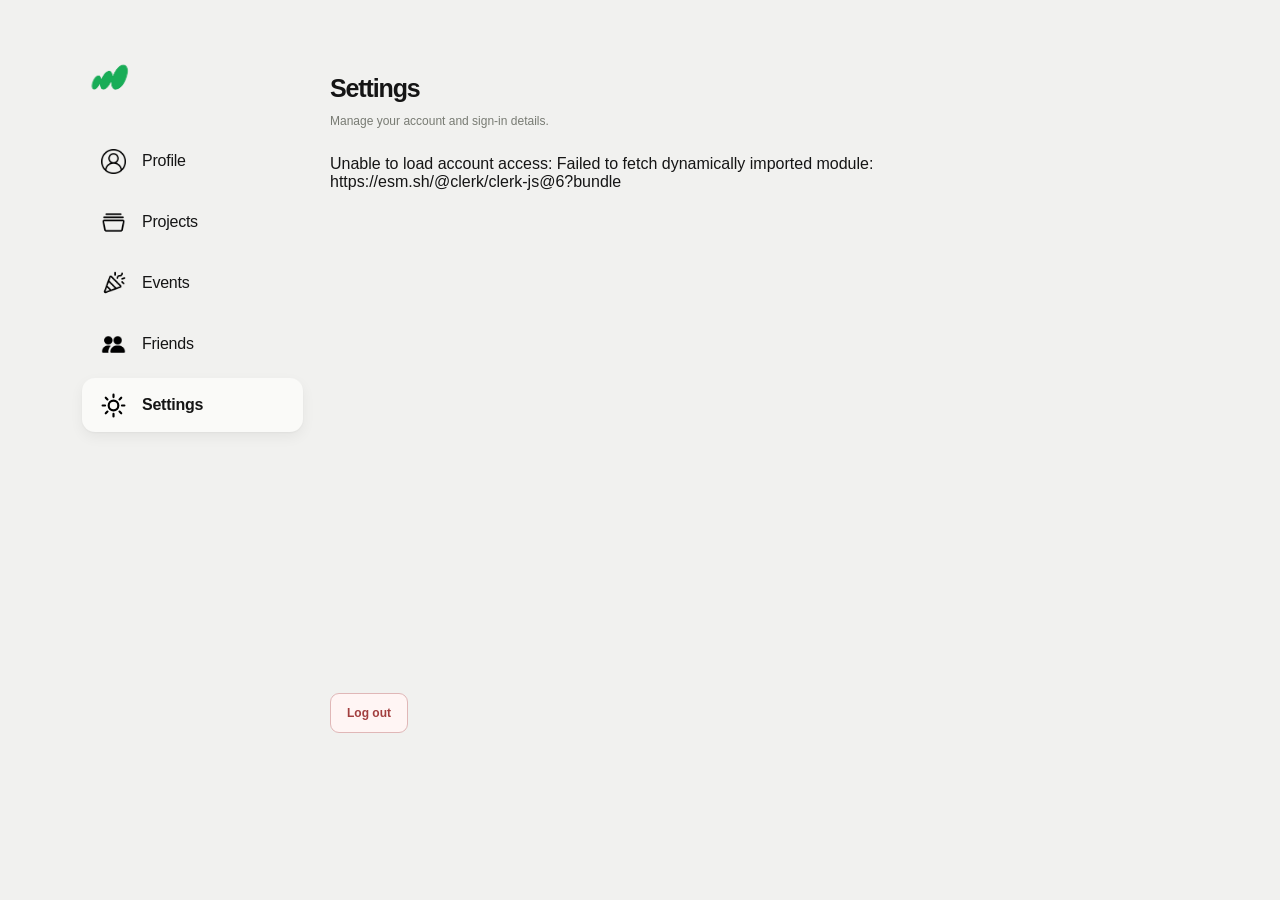
<file: settings.html>
<!doctype html><html lang="en"><head><meta charset="UTF-8"><meta name="viewport" content="width=device-width, initial-scale=1"><title>community like · Settings</title><link rel="stylesheet" href="styles.css"><script>window.CLERK_PUBLISHABLE_KEY='pk_test_Y2hhcm1pbmcta2FuZ2Fyb28tMjE3OS5jbGVyay5hY2NvdW50cy5kZXYk';</script><script src="auth.js" defer></script></head><body><div class="workspace"><aside class="sidebar" aria-label="Community navigation"><a class="brand" href="index.html" aria-label="community like home"><img src="assets/logo.png" alt="community like" class="brand-logo"></a><nav class="navigation"><a class="nav-link" href="profile.html"><span class="nav-icon"><img src="assets/profile.png" alt=""></span><span class="nav-label">Profile</span></a><a class="nav-link" href="index.html"><span class="nav-icon"><img src="assets/feeds.png" alt=""></span><span class="nav-label">Projects</span></a><a class="nav-link" href="event.html"><span class="nav-icon"><img src="assets/event.png" alt=""></span><span class="nav-label">Events</span></a><a class="nav-link" href="friends.html"><span class="nav-icon"><img src="assets/friends.png" alt=""></span><span class="nav-label">Friends</span></a><a class="nav-link active" href="settings.html" aria-current="page"><span class="nav-icon"><img src="assets/settings.svg" alt=""></span><span class="nav-label">Settings</span></a></nav></aside><main class="main-content"><section class="settings-page"><header class="page-heading"><div><h1>Settings</h1><p>Manage your account and sign-in details.</p></div></header><div id="clerk-settings" class="clerk-settings"><p data-auth-loading>Loading account settings...</p></div><button class="settings-signout" type="button" data-settings-signout>Log out</button></section></main></div></body></html>
</file>
<file: styles.css>
:root {
  --page-bg: #f1f1ef;
  --text: #151515;
  --hover-bg: #ebeae6;
  --active-bg: #fafaf8;
  --badge-bg: #f45b3d;
  --shadow: 0 1px 2px rgba(0,0,0,.035), 0 5px 14px rgba(0,0,0,.055);
}
* { box-sizing: border-box; margin: 0; padding: 0; }
html, body { width: 100%; min-height: 100%; }
html {
  scroll-behavior: smooth;
  overflow-y: scroll;
  scrollbar-gutter: stable both-edges;
}
body { font-family: 'Mona Sans', -apple-system, BlinkMacSystemFont, 'Segoe UI', sans-serif; font-optical-sizing: auto; font-variation-settings: 'wdth' 100; background: var(--page-bg); color: var(--text); -webkit-font-smoothing: antialiased; }
.workspace { display: grid; grid-template-columns: minmax(0, 1fr) minmax(0, 650px) minmax(0, 1fr); width: 100%; max-width: 1320px; min-height: 100vh; margin: 0 auto; background: var(--page-bg); }
.sidebar {
  position: sticky;
  top: 0;
  align-self: start;
  width: 285px;
  min-width: 285px;
  justify-self: end;
  padding: 38px 24px 38px 40px;
  background: var(--page-bg);
}
.brand {
  display: flex;
  align-items: center;
  justify-content: center;
  width: 64px;
  height: 64px;
  margin-top: 8px;
  margin-left: 8px;
  margin-bottom: 8px;
  text-decoration: none;
}
.brand-logo {
  display: block;
  width: 60px;
  height: 60px;
  object-fit: contain;
}
.navigation { display: flex; flex-direction: column; width: 100%; gap: 7px; transform: translate(12px, 16px); }
.nav-link { width: 100%; height: 54px; display: grid; grid-template-columns: 34px 1fr auto; align-items: center; column-gap: 12px; padding: 0 22px 0 14px; border-radius: 13px; color: var(--text); text-decoration: none; font-size: 16px; font-weight: 500; letter-spacing: -.015em; transition: background-color 150ms ease, box-shadow 150ms ease; }
.nav-link:hover { background: var(--hover-bg); }
.nav-link.active { background: var(--active-bg); box-shadow: var(--shadow); font-weight: 650; }
.nav-icon { width: 34px; height: 34px; display: flex; align-items: center; justify-content: center; }
.nav-icon img { display: block; width: 25px; height: 25px; object-fit: contain; }
.nav-icon img[src*="settings"] { width: 29px; height: 29px; }
.nav-label { min-width: 0; white-space: nowrap; overflow: hidden; text-overflow: ellipsis; }
.count-badge { min-width: 32px; height: 30px; padding: 0 8px; display: inline-flex; align-items: center; justify-content: center; border-radius: 9px; background: var(--badge-bg); color: #fff; font-size: 15px; font-weight: 700; line-height: 1; font-variant-numeric: tabular-nums; }
.main-content { grid-column: 2; min-width: 0; min-height: 100vh; padding: 36px 15px; }
.search-bar { position: relative; width: min(100%,620px); height: 76px; margin: 0 auto; }
.search-bar input { width: 100%; height: 100%; padding: 0 28px 0 76px; border: 1px solid #dededb; border-radius: 23px; outline: none; background: rgba(255,255,255,.72); color: var(--text); font: inherit; font-size: 24px; letter-spacing: -.025em; }
.search-bar input::placeholder { color: #777975; }
.search-bar input:focus { border-color: #a9aaa7; background: #fff; box-shadow: 0 0 0 4px rgba(0,0,0,.05); }
.search-icon { position: absolute; top: 50%; left: 24px; width: 34px; height: 34px; transform: translateY(-50%); color: #6e716e; pointer-events: none; }
svg { fill: none; stroke: currentColor; stroke-linecap: round; stroke-linejoin: round; stroke-width: 1.7; }
.svg-library { position: absolute; width: 0; height: 0; overflow: hidden; }
.sr-only { position: absolute; width: 1px; height: 1px; margin: -1px; overflow: hidden; clip: rect(0,0,0,0); white-space: nowrap; }
.feed { width: min(100%,620px); margin: 38px auto 0; }
.post-list { display: grid; grid-template-columns: 1fr; gap: 24px; }
.post-card { min-width: 0; overflow: hidden; border: 1px solid #e2e2df; border-radius: 20px; background: #fff; box-shadow: 0 8px 24px rgba(25,25,22,.045); }
.post-media { width: 100%; aspect-ratio: 16/9; overflow: hidden; background: #e7e7e3; }
.post-media img { display: block; width: 100%; height: 100%; object-fit: cover; }
.post-details { padding: 20px 22px 14px; }
.post-header { display: flex; align-items: center; gap: 11px; }
.post-menu { margin-left:auto; border:0; background:transparent; color:#a06a6a; font:inherit; font-size:10px; cursor:pointer; }
.post-menu:hover { color:#b33232; text-decoration:underline; }
.post-avatar { display: grid; width: 42px; height: 42px; place-items: center; flex: 0 0 auto; border-radius: 50%; color: #343532; font-size: 11px; font-weight: 700; background: #dedbd4; }
.avatar-02 { background: #dcdedf; } .avatar-03 { background: #d8d5cf; } .avatar-04 { background: #e2ded8; }
.post-author { min-width: 0; flex: 1; }
.post-author { color: inherit; text-decoration: none; }
.post-author:hover strong { text-decoration: underline; }
.post-author strong, .post-author span { display: block; }
.post-author strong { font-size: 14px; font-weight: 650; }
.post-author span { margin-top: 4px; color: #747671; font-size: 12px; }
.more-button { padding: 8px; border: 0; background: transparent; color: #797b76; font-size: 15px; letter-spacing: 2px; cursor: pointer; }
.post-title { margin: 18px 0 7px; color: #151515; font-size: 18px; font-weight: 650; letter-spacing: -.02em; }
.post-location { display: inline-flex; align-items: center; gap: 6px; width: fit-content; max-width: 100%; margin-top: 2px; padding: 6px 9px 6px 7px; border: 1px solid #e4def2; border-radius: 999px; background: #f8f5ff; color: #684c9b; font-size: 11px; font-weight: 600; line-height: 1; }
.post-location svg { width: 14px; height: 14px; flex: 0 0 14px; stroke-width: 1.8; }
.post-copy { margin: 11px 0 2px; color: #3b3d3a; font-size: 14px; line-height: 1.65; }
.post-footer { display: flex; align-items: center; gap: 8px; padding-top: 13px; margin-top: 17px; border-top: 1px solid #efefec; }
.post-action { display: inline-flex; align-items: center; justify-content: center; gap: 7px; min-height: 34px; padding: 7px 10px; border: 1px solid #e7e7e2; border-radius: 9px; background: #fbfbf9; color: #777a72; font: inherit; font-size: 12px; font-variant-numeric: tabular-nums; cursor: pointer; transition: background 150ms ease, border-color 150ms ease, color 150ms ease, transform 150ms ease; }
.post-action svg { width: 16px; height: 16px; flex: 0 0 16px; stroke-width: 1.8; }
.post-action:hover { border-color: #c9cbc3; background: #f1f1ec; color: #1d1f1d; transform: translateY(-1px); }
.post-action:active { transform: translateY(0); }
.post-action.like-button.liked { border-color: #e3b5b0; background: #fff1ef; color: #c14c43; }
.post-action.save-action.saved { border-color: #c8bde8; background: #f3effd; color: #6849a8; }
.post-stat { cursor: default; }
.post-stat:hover { transform: none; }
.university-pin { display:inline-flex; align-items:center; justify-content:center; width:14px; height:14px; color:#7958c5; font-size:16px; }
.save-action { margin-left: auto; }
:focus-visible { outline: 2px solid #7958c5; outline-offset: 4px; }
.handlee { font-family: 'Handlee', cursive; } .shadows-into-light { font-family: 'Shadows Into Light', cursive; } .instrument-serif { font-family: 'Instrument Serif', serif; } .instrument-serif-italic { font-family: 'Instrument Serif', serif; font-style: italic; } .share-tech-mono { font-family: 'Share Tech Mono', monospace; }
@media(max-width:1100px) {
 .workspace { display: block; }
 .sidebar { position: static; width: 100%; min-width: 0; padding: 28px 20px; }
 .brand { width: 60px; height: 60px; margin-left: 8px; margin-bottom: 8px; }
 .brand-logo { width: 56px; height: 56px; }
 .navigation { gap: 6px; transform: none; }
 .nav-link { height: 52px; grid-template-columns: 32px 1fr auto; column-gap: 11px; padding: 0 21px 0 13px; border-radius: 12px; }
 .nav-icon { width: 32px; height: 32px; } .nav-icon img { width: 24px; height: 24px; }
 .count-badge { min-width: 31px; height: 29px; font-size: 14px; }
 .main-content { min-height: auto; padding: 28px 20px 48px; }
 .search-bar { height: 58px; } .search-bar input { padding-left: 58px; font-size: 18px; }
 .search-icon { left: 18px; width: 27px; height: 27px; }
 .feed { margin-top: 32px; } .post-card { border-radius: 17px; } .post-details { padding: 17px 16px 12px; }
 .post-footer { gap: 14px; }
}

/* Profile page */
.profile-card {
  width: min(100%, 620px);
  margin: 38px auto 0;
}

.profile-banner {
  height: 148px;
  overflow: hidden;
  border-radius: 14px;
  background: #e7e7e3;
}

.profile-banner img {
  display: block;
  width: 100%;
  height: 100%;
  object-fit: cover;
  object-position: center;
}

.profile-content {
  padding: 0 18px 18px;
}

.profile-summary {
  position: relative;
  display: flex;
  align-items: flex-end;
  gap: 20px;
  margin-top: -36px;
}

.profile-picture {
  display: block;
  width: 88px;
  height: 88px;
  flex-shrink: 0;
  object-fit: cover;
  border: 4px solid #fff;
  border-radius: 50%;
  background: #f1f1ef;
}

.profile-stats {
  display: flex;
  align-items: center;
  gap: 24px;
  padding-bottom: 12px;
}

.profile-stats div {
  display: flex;
  align-items: baseline;
  gap: 4px;
}

.profile-stats dt {
  order: 2;
  color: #737571;
  font-size: 12px;
  font-weight: 400;
}

.profile-stats dd {
  font-size: 14px;
  font-weight: 700;
  font-variant-numeric: tabular-nums;
}

.profile-intro {
  margin-top: 17px;
}

.profile-intro h1 {
  display: flex;
  align-items: center;
  gap: 6px;
  font-size: 21px;
  font-weight: 700;
  letter-spacing: -0.04em;
}

.profile-verified {
  width: 17px;
  height: 17px;
  flex-shrink: 0;
  fill: #3595f6;
  stroke: #3595f6;
  stroke-width: 1;
}

.profile-check {
  fill: none;
  stroke: #fff;
  stroke-width: 2;
}

.profile-intro p {
  margin-top: 11px;
  color: #454641;
  font-size: 12px;
  line-height: 1.85;
}

.profile-posts {
  margin-top: 26px;
  scroll-margin-top: 24px;
}

.profile-featured {
  overflow: hidden;
  border: 1px solid #e9e9e5;
  border-radius: 13px;
  background: #fff;
}

.profile-featured-media {
  position: relative;
  aspect-ratio: 16 / 9;
  overflow: hidden;
  background: #e7e7e3;
}

.profile-featured-media img {
  display: block;
  width: 100%;
  height: 100%;
  object-fit: cover;
}

.profile-featured-media figcaption {
  position: absolute;
  top: 12px;
  left: 12px;
  display: flex;
  align-items: center;
  gap: 6px;
  padding: 7px 10px;
  border-radius: 6px;
  background: #fff;
  color: #454641;
  font-size: 10px;
  font-weight: 600;
}

.profile-featured-media figcaption svg {
  width: 13px;
  height: 13px;
}

.profile-featured-details {
  padding: 17px 18px 8px;
}

.profile-featured-details h2 {
  color: #7958c5;
  font-size: 16px;
  font-weight: 650;
  letter-spacing: -0.02em;
}

.profile-featured-details p {
  margin-top: 8px;
  color: #555751;
  font-size: 12px;
  line-height: 1.75;
}

.profile-featured-details .post-footer {
  margin-top: 13px;
}

.profile-featured-details span.post-action {
  cursor: default;
}

@media (max-width: 1100px) {
  .profile-card {
    margin-top: 32px;
  }
}

@media (max-width: 480px) {
  .profile-banner {
    height: 120px;
    border-radius: 11px;
  }

  .profile-content {
    padding: 0 10px 10px;
  }

  .profile-summary {
    gap: 12px;
    margin-top: -30px;
  }

  .profile-picture {
    width: 74px;
    height: 74px;
  }

  .profile-stats {
    gap: 13px;
    padding-bottom: 9px;
  }

  .profile-stats dt {
    font-size: 10px;
  }

  .profile-stats dd {
    font-size: 12px;
  }

  .profile-intro h1 {
    font-size: 19px;
  }
}

@media (max-width: 350px) {
  .profile-stats div {
    flex-direction: column;
    gap: 2px;
  }
}

.profile-posts-heading {
  margin-bottom: 16px;
  font-size: 17px;
  font-weight: 650;
  letter-spacing: -0.02em;
}

img.post-avatar {
  display: block;
  object-fit: cover;
}
/* Shared page layout and footer */
.main-content {
  display: flex;
  flex-direction: column;
}

.search-bar {
  flex-shrink: 0;
}

.site-footer {
  display: flex;
  align-items: center;
  justify-content: center;
  flex-wrap: wrap;
  gap: 8px;
  width: min(100%, 620px);
  margin: auto auto 0;
  padding-top: 40px;
  color: #858781;
  font-size: 10px;
  line-height: 1.7;
}

.site-footer > span:first-child {
  color: #62655e;
  font-weight: 600;
}

.footer-dot {
  color: #b0b2ac;
}

.directory-page {
  width: min(100%, 620px);
  margin: 38px auto 0;
}

.page-heading {
  display: flex;
  align-items: center;
  justify-content: space-between;
  gap: 16px;
  margin-bottom: 24px;
}

.page-heading h1 {
  font-size: 25px;
  font-weight: 650;
  letter-spacing: -0.045em;
}

.page-heading p {
  margin-top: 8px;
  color: #787b73;
  font-size: 12px;
  line-height: 1.7;
}

.section-count {
  flex-shrink: 0;
  padding: 7px 10px;
  border: 1px solid #dededb;
  border-radius: 8px;
  color: #74776f;
  font-size: 11px;
}

.friend-list,
.event-list {
  display: grid;
  gap: 14px;
}

.friend-card {
  display: grid;
  grid-template-columns: 64px minmax(0, 1fr) auto;
  align-items: center;
  gap: 17px;
  padding: 22px;
  border: 1px solid #e2e2df;
  border-radius: 17px;
  background: #fff;
  box-shadow: 0 4px 16px rgba(25, 25, 22, 0.025);
}

.friend-picture {
  display: block;
  width: 64px;
  height: 64px;
  border-radius: 50%;
  object-fit: cover;
}

.friend-info h2 {
  font-size: 15px;
  font-weight: 650;
  letter-spacing: -0.02em;
}

.friend-info p {
  margin-top: 4px;
  color: #85877f;
  font-size: 11px;
}

.friend-status {
  display: inline-block;
  margin-top: 7px;
  color: #64675e;
  font-size: 10px;
}

.quiet-button {
  min-height: 36px;
  padding: 8px 12px;
  border: 1px solid #e0e0db;
  border-radius: 8px;
  background: #fafaf8;
  color: #292b27;
  font: inherit;
  font-size: 11px;
  font-weight: 500;
  cursor: pointer;
}

.quiet-button:hover {
  border-color: #bfc1b9;
  background: #f0f0eb;
}

.friend-bio {
  grid-column: 2 / -1;
  border-top: 1px solid #efefec;
  padding-top: 13px;
  color: #72766c;
  font-size: 12px;
  line-height: 1.8;
}

.event-note {
  margin: -9px 0 19px;
  color: #92948d;
  font-size: 10px;
}

.event-card {
  display: grid;
  grid-template-columns: 64px minmax(0, 1fr);
  align-items: start;
  gap: 20px;
  padding: 24px;
  border: 1px solid #e2e2df;
  border-radius: 17px;
  background: #fff;
  box-shadow: 0 4px 16px rgba(25, 25, 22, 0.025);
}

.event-date {
  display: flex;
  flex-direction: column;
  align-items: center;
  padding: 12px 8px;
  border: 1px solid #e8e8e2;
  border-radius: 11px;
  background: #f5f5f1;
}

.event-date span {
  color: #878a80;
  font-size: 9px;
  font-weight: 600;
  letter-spacing: 1px;
}

.event-date strong {
  margin: 4px 0;
  font-size: 25px;
  font-weight: 650;
  line-height: 1.2;
}

.event-category {
  margin-bottom: 7px;
  color: #8a8c85;
  font-size: 10px;
}

.event-info h2 {
  font-size: 17px;
  font-weight: 650;
  letter-spacing: -0.025em;
}

.event-meta {
  display: flex;
  align-items: baseline;
  flex-wrap: wrap;
  gap: 6px;
  margin-top: 8px;
  color: #7b7e74;
  font-size: 11px;
  line-height: 1.6;
}

.event-description {
  margin-top: 13px;
  color: #5c6055;
  font-size: 12px;
  line-height: 1.8;
}

.event-bottom {
  display: flex;
  align-items: center;
  justify-content: space-between;
  gap: 12px;
  margin-top: 18px;
  padding-top: 14px;
  border-top: 1px solid #efefec;
}

.event-bottom > span {
  color: #85887d;
  font-size: 11px;
}

.going-count {
  color: #52564b;
  font-weight: 600;
  font-variant-numeric: tabular-nums;
}

.rsvp-button[aria-pressed='true'] {
  background: #151515;
  color: #fff;
  border-color: #151515;
}

.directory-empty {
  padding: 30px 10px;
  color: #7a7e70;
  font-size: 13px;
  text-align: center;
}
.event-title-link { color:inherit; text-decoration:none; }
.event-title-link:hover { text-decoration:underline; text-underline-offset:3px; }
.event-details-link { margin-left:auto; color:#6b549e; font-size:10px; font-weight:650; text-decoration:none; }
.event-details-link:hover { text-decoration:underline; text-underline-offset:3px; }
.event-delete { padding:0; border:0; background:transparent; color:#a24b4b; font:inherit; font-size:10px; cursor:pointer; }
.event-delete:hover { text-decoration:underline; text-underline-offset:3px; }
.event-detail-page { width:min(100%, 700px); margin:38px auto 0; }
.event-detail-card { overflow:hidden; border:1px solid #e4e4df; border-radius:18px; background:#fff; box-shadow:0 8px 26px rgba(25,25,22,.05); }
.event-detail-banner { display:block; width:100%; height:230px; object-fit:cover; background:#f0efe9; }
.event-detail-body { padding:0 26px 27px; }
.event-detail-host { display:flex; align-items:flex-start; min-height:48px; position:relative; z-index:1; }
.event-detail-host-avatar { position:absolute; top:-32px; left:0; width:64px; height:64px; border:4px solid #fff; border-radius:50%; object-fit:cover; background:#eef0ec; box-shadow:0 3px 12px rgba(25,25,22,.13); }
.event-detail-host > div { padding:8px 0 0 78px; }
.event-detail-host strong, .event-detail-host span { display:block; }
.event-detail-host strong { color:#292c27; font-size:13px; }
.event-detail-host-handle { width:max-content; margin-top:4px; padding:3px 7px; border-radius:999px; background:#f1eef9; color:#624c91 !important; font-size:11px !important; font-weight:600; letter-spacing:.01em; }
.event-detail-body > .back-link { margin-top:21px; }
.back-link { display:inline-block; margin-bottom:23px; color:#85887f; font-size:11px; text-decoration:none; }
.back-link:hover { color:#5f4b8c; }
.event-detail-body h1 { margin:5px 0 11px; color:#272a24; font-size:29px; line-height:1.12; letter-spacing:-.035em; }
.event-detail-description { max-width:560px; margin:0; color:#666b61; font-size:13px; line-height:1.65; }
.event-detail-meta { display:grid; grid-template-columns:repeat(2,minmax(0,1fr)); gap:12px; margin:25px 0 22px; }
.event-detail-meta div { padding:12px 13px; border:1px solid #eeeeea; border-radius:11px; background:#fcfcfa; }
.event-detail-meta dt { margin-bottom:5px; color:#92958c; font-size:9px; font-weight:650; letter-spacing:.06em; text-transform:uppercase; }
.event-detail-meta dd { margin:0; color:#3f433b; font-size:11px; line-height:1.45; }
.event-detail-meta dd strong { color:#282b26; font-weight:650; }
.event-detail-meta a { color:#5f4b8c; text-decoration:none; }
.event-detail-rsvp { min-height:40px; padding:9px 18px; border:0; border-radius:999px; background:#171817; color:#fff; font:inherit; font-size:12px; font-weight:650; cursor:pointer; }
.event-detail-rsvp:hover { background:#5f4b8c; }
.event-detail-rsvp[aria-pressed='true'] { background:#5f4b8c; }
.event-detail-actions { display:flex; align-items:center; gap:14px; }
.event-detail-delete { min-height:38px; padding:8px 12px; border:1px solid #e2c5c5; border-radius:999px; background:#fff8f7; color:#a24b4b; font:inherit; font-size:11px; font-weight:650; cursor:pointer; }
.event-detail-delete:hover { background:#ffefed; border-color:#cf9d9d; }
.event-composer { margin:24px 0 22px; padding:18px; border:1px solid #dededb; border-radius:16px; background:#fff; box-shadow:0 5px 18px rgba(25,25,22,.04); }
.event-composer-heading { display:flex; align-items:flex-start; justify-content:space-between; gap:16px; margin-bottom:16px; }
.event-composer-heading h2 { margin:0; color:#292c27; font-size:16px; }
.event-composer-heading p { margin:5px 0 0; color:#85887f; font-size:11px; }
.event-form-grid { display:grid; grid-template-columns:repeat(2,minmax(0,1fr)); gap:11px; }
.event-composer label { display:grid; gap:6px; color:#74786f; font-size:10px; font-weight:650; }
.event-composer input, .event-composer select, .event-composer textarea { width:100%; min-height:36px; padding:9px 11px; border:1px solid #e2e2dd; border-radius:9px; outline:0; background:#fcfcfa; color:#30332d; font:inherit; font-size:11px; font-weight:400; }
.event-composer textarea { min-height:70px; resize:vertical; line-height:1.45; }
.event-composer input:focus, .event-composer select:focus, .event-composer textarea:focus { border-color:#a695d2; background:#fff; box-shadow:0 0 0 3px rgba(121,88,197,.1); }
.event-description-field { margin-top:11px; }
.event-banner-tools { display:flex; align-items:center; gap:12px; margin-top:13px; padding-top:12px; border-top:1px solid #efefec; }
.event-banner-preview { display:flex; align-items:center; gap:8px; color:#73766e; font-size:10px; }
.event-banner-preview img { width:58px; height:36px; border:1px solid #e3e3de; border-radius:7px; object-fit:cover; }
@media(max-width:560px){ .event-form-grid{ grid-template-columns:1fr; } .event-composer-heading{ align-items:flex-start; } }
@media(max-width:560px){ .event-detail-page{ margin-top:25px; } .event-detail-banner{ height:175px; } .event-detail-body{ padding:20px; } .event-detail-body h1{ font-size:24px; } .event-detail-meta{ grid-template-columns:1fr; gap:8px; } }

/* Hide the static no-script fallback once the shared renderer is mounted. */
.main-content > .feed,
.main-content > .profile-card,
.main-content > .directory-page:not(.app-rendered) { display: none; }

.search-tools { position:absolute; left:18px; right:18px; bottom:8px; display:flex; align-items:center; gap:7px; color:#858781; font-size:11px; opacity:0; transform:translateY(5px); pointer-events:none; transition:opacity 150ms ease, transform 150ms ease; }
.search-bar:focus-within { height:106px; transition:height 150ms ease; }
.search-bar:focus-within .search-tools, .search-bar:has(input:not(:placeholder-shown)) .search-tools { opacity:1; transform:none; pointer-events:auto; }
.search-tools .quiet-button { min-height:30px; padding:5px 9px; font-size:10px; }
.search-tools .quiet-button[aria-pressed="true"] { background:#151515; color:#fff; border-color:#151515; }
.app-status { position:fixed; right:20px; bottom:20px; z-index:5; max-width:280px; padding:10px 13px; border-radius:9px; background:#151515; color:#fff; font-size:11px; box-shadow:0 8px 24px rgba(0,0,0,.18); }
.app-status:empty { display:none; }
.landing-page { display:grid; min-height:100vh; place-items:center; padding:32px 20px; background:#f4f4f2; }
.landing-auth { width:min(100%, 480px); }
.landing-auth > #clerk-sign-in { min-height:460px; }
.landing-loading { margin-top:12px; color:#777a72; font-size:12px; text-align:center; }
.auth-nav { display:flex; align-items:center; gap:10px; margin:28px 12px 0; color:#666960; font-size:11px; }
.auth-nav [data-clerk-account] { min-width:32px; min-height:32px; }
.auth-nav button { min-height:34px; padding:8px 12px; border:1px solid #e0e0db; border-radius:8px; background:#fafaf8; color:#4d504a; font:inherit; font-size:11px; font-weight:600; cursor:pointer; transition:background 150ms ease, border-color 150ms ease, color 150ms ease; }
.auth-nav button:hover { border-color:#c98b8b; background:#fff2f1; color:#a23e3e; }
.settings-page { width:min(100%,620px); margin:38px auto 0; }
.clerk-settings { min-height:520px; }
.settings-signout { margin-top:18px; min-height:40px; padding:9px 16px; border:1px solid #e0b7b7; border-radius:9px; background:#fff5f4; color:#a23e3e; font:inherit; font-size:12px; font-weight:650; cursor:pointer; }
.settings-signout:hover { background:#ffe9e6; border-color:#c98b8b; }
.result-heading { margin:28px 0 13px; font-size:16px; }
.profile-events { margin:28px 0 26px; padding:18px; border:1px solid #e7e7e2; border-radius:15px; background:#fff; }
.profile-section-heading { display:flex; align-items:flex-start; justify-content:space-between; gap:16px; margin-bottom:13px; }
.profile-section-heading h2 { margin:0; color:#262823; font-size:15px; font-weight:650; }
.profile-section-heading p { margin:5px 0 0; color:#85887f; font-size:11px; line-height:1.4; }
.profile-section-heading > span { display:grid; place-items:center; min-width:24px; height:24px; border-radius:8px; background:#f1f0eb; color:#696d63; font-size:11px; font-weight:650; }
.profile-event-list { display:grid; gap:8px; }
.profile-event { display:flex; align-items:center; gap:11px; padding:10px 11px; border:1px solid #efefeb; border-radius:11px; background:#fcfcfa; }
.profile-event-date { display:grid; place-items:center; width:39px; min-width:39px; padding:5px 0; border-radius:8px; background:#f3f0fb; color:#6b549e; line-height:1; }
.profile-event-date strong { font-size:8px; letter-spacing:.08em; }
.profile-event-date b { margin-top:4px; font-size:16px; font-weight:700; }
.profile-event h3 { margin:0; color:#30332d; font-size:12px; font-weight:650; }
.profile-event p { margin:4px 0 0; color:#85887f; font-size:10px; }
.profile-events-empty { padding-bottom:16px; }
.profile-editor { margin:22px 0 26px; padding:17px; border:1px solid #e2e2dd; border-radius:15px; background:#fff; box-shadow:0 5px 18px rgba(25,25,22,.04); }
.profile-editor-heading { display:flex; align-items:flex-start; justify-content:space-between; gap:14px; margin-bottom:14px; }
.profile-editor-heading h2 { margin:0; color:#292c27; font-size:15px; }
.profile-editor-heading p { margin:5px 0 0; color:#85887f; font-size:11px; }
.profile-editor label { display:grid; gap:6px; margin-top:11px; color:#74786f; font-size:10px; font-weight:650; }
.profile-editor input, .profile-editor textarea { width:100%; padding:9px 11px; border:1px solid #e2e2dd; border-radius:9px; outline:0; background:#fcfcfa; color:#30332d; font:inherit; font-size:11px; font-weight:400; }
.profile-editor textarea { min-height:64px; resize:vertical; line-height:1.45; }
.profile-editor input:focus, .profile-editor textarea:focus { border-color:#a695d2; background:#fff; box-shadow:0 0 0 3px rgba(121,88,197,.1); }
.profile-editor-banner { display:flex; align-items:center; gap:11px; margin-top:13px; padding-top:12px; border-top:1px solid #efefec; }
.profile-editor-preview { display:flex; align-items:center; gap:8px; }
.profile-editor-preview img { width:64px; height:38px; border-radius:7px; border:1px solid #e3e3de; object-fit:cover; }
.profile-edit-trigger { margin-top:5px; padding:8px 12px; border:1px solid #dededb; border-radius:999px; background:#fff; color:#5f4b8c; font:inherit; font-size:11px; font-weight:650; cursor:pointer; }
.profile-edit-trigger:hover { border-color:#b8a9db; background:#f8f5ff; }
.project-intro { display:flex; align-items:center; gap:9px; margin:-8px 0 20px; padding:11px 13px; border:1px solid #e5e3ed; border-radius:11px; background:#faf9fd; color:#717377; font-size:11px; line-height:1.5; }
.project-intro strong { color:#5b3e96; font-size:12px; }
.project-composer { margin-bottom:24px; padding:18px 18px 12px; border:1px solid #dededb; border-radius:16px; background:#fff; box-shadow:0 5px 18px rgba(25,25,22,.04); }
.composer-top { display:flex; align-items:flex-start; gap:12px; }
.composer-top img { width:40px; height:40px; border-radius:50%; object-fit:cover; }
.composer-top textarea { width:100%; min-height:58px; resize:vertical; border:0; outline:0; color:#252624; background:transparent; font:inherit; font-size:18px; line-height:1.45; }
.composer-top textarea::placeholder { color:#888b87; }
.composer-location { display:block; width:calc(100% - 52px); margin:10px 0 0 52px; min-height:36px; padding:8px 12px 8px 34px; border:1px solid #dcd2f1; border-radius:10px; outline:0; background:#faf8ff; color:#684c9b; font:inherit; font-size:11px; background-image:url('assets/flag.svg'); background-repeat:no-repeat; background-position:11px center; background-size:15px; }
.composer-location::placeholder { color:#8a7aa9; }
.composer-location:focus { border-color:#a695d2; background-color:#f6f1ff; box-shadow:0 0 0 3px rgba(121,88,197,.1); }
.composer-preview { display:flex; align-items:center; gap:8px; margin:8px 0 0 52px; color:#73766e; font-size:10px; }
.composer-preview img { width:44px; height:44px; border-radius:8px; object-fit:cover; border:1px solid #e3e3de; }
.preview-remove { display:inline-flex; align-items:center; justify-content:center; width:22px; height:22px; margin-left:2px; border:1px solid #dededb; border-radius:50%; background:#fff; color:#777a72; font-size:16px; line-height:1; cursor:pointer; }
.preview-remove:hover { border-color:#c98b8b; background:#fff2f1; color:#ad3f3f; }
.composer-tools { display:flex; align-items:center; gap:17px; margin-top:12px; padding-top:11px; border-top:1px solid #efefec; color:#72766e; }
.composer-tool { display:inline-flex; align-items:center; gap:5px; font-size:18px; }
.composer-tool { border:0; background:transparent; color:#72766e; cursor:pointer; font:inherit; }
.composer-tool img { width:20px; height:20px; display:block; opacity:.72; }
.composer-tool span { font-size:11px; }
.composer-tool:hover, .composer-tool.selected { color:#5b3e96; }
.composer-tool small { color:#898c84; font-size:10px; }
.composer-submit { margin-left:auto; min-width:76px; padding:10px 18px; border:0; border-radius:999px; background:#171817; color:#fff; font:inherit; font-size:12px; font-weight:650; cursor:pointer; }
.composer-submit:hover { background:#5b3e96; }
@media(max-width:480px){ .composer-tools{ gap:10px; } .composer-tool small{ display:none; } .composer-submit{ min-width:64px; padding:9px 14px; } }
@media(max-width:480px){ .search-tools{ left:12px; right:12px; flex-wrap:wrap; } .search-bar:focus-within{ height:112px; } .app-status{ right:12px; bottom:12px; } }

[hidden] {
  display: none !important;
}

@media (max-width: 480px) {
  .directory-page {
    margin-top: 32px;
  }

  .page-heading {
    align-items: flex-start;
  }

  .friend-card {
    grid-template-columns: 52px minmax(0, 1fr);
    padding: 17px;
    gap: 12px;
  }

  .friend-picture {
    width: 52px;
    height: 52px;
  }

  .friend-profile-button {
    grid-column: 2;
    justify-self: start;
  }

  .friend-bio {
    grid-column: 1 / -1;
  }

  .event-card {
    grid-template-columns: 52px minmax(0, 1fr);
    gap: 14px;
    padding: 17px;
  }
}
</file>
